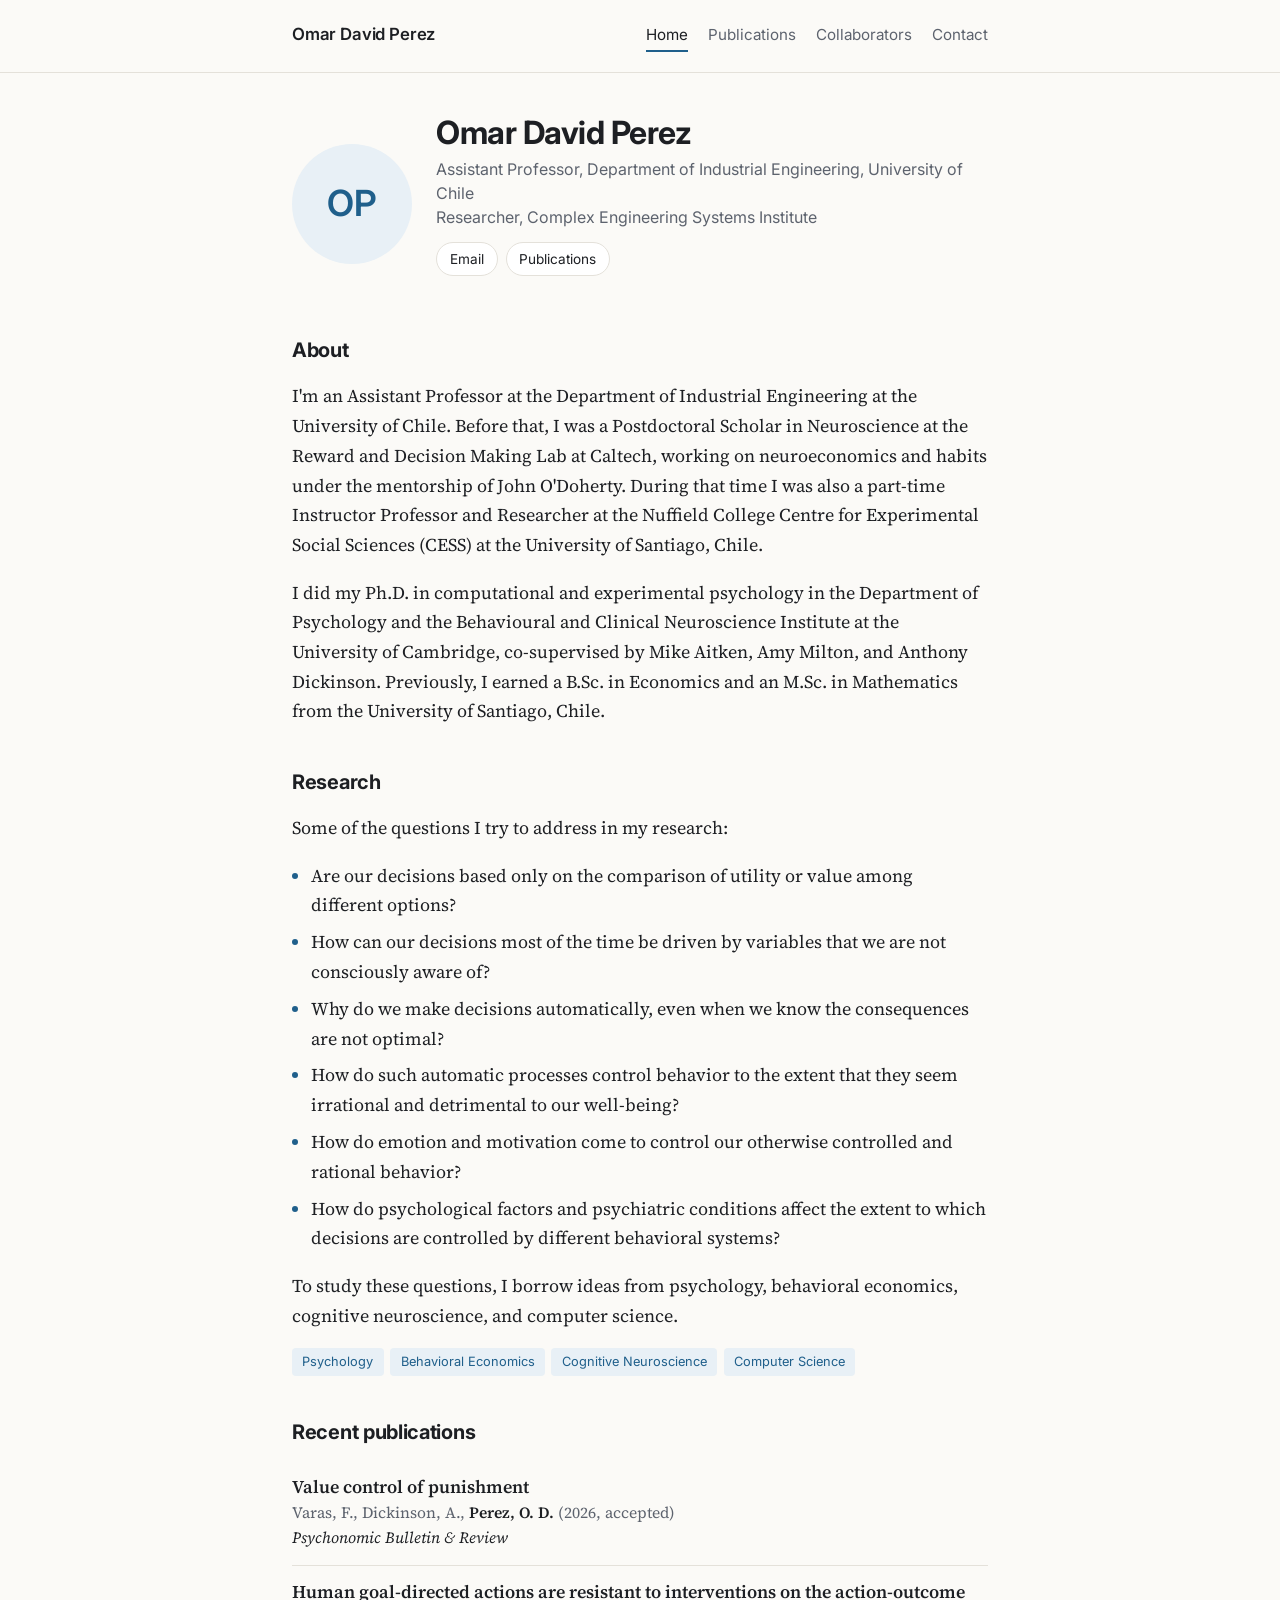
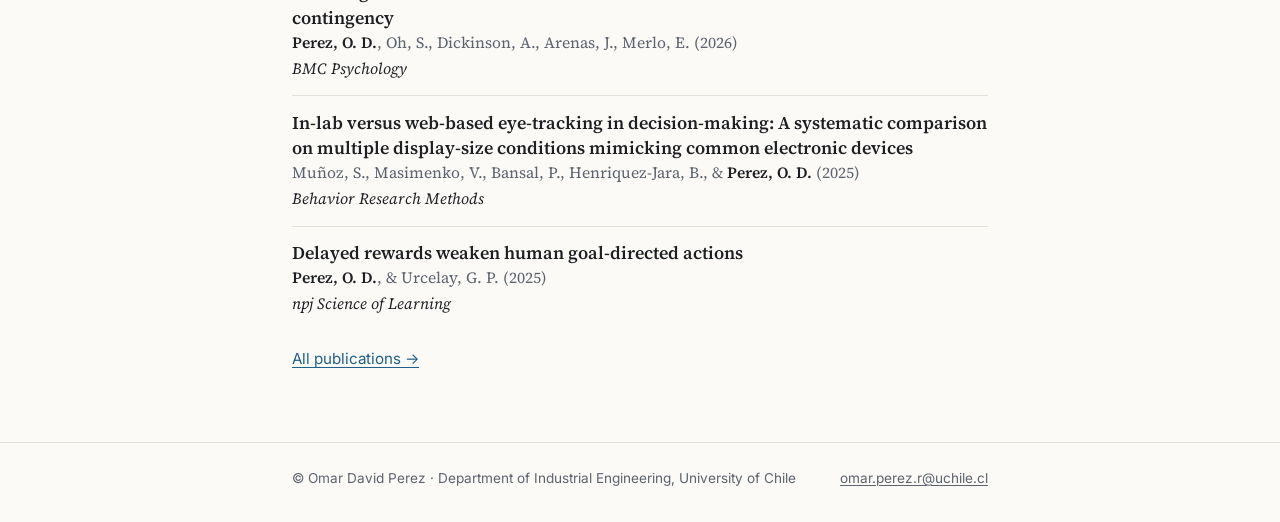
<file: index.html>
<!doctype html>
<html lang="en">
<head>
<meta charset="utf-8">
<meta name="viewport" content="width=device-width, initial-scale=1">
<title>Omar David Perez</title>
<meta name="description" content="Omar David Perez — Assistant Professor of Industrial Engineering, University of Chile. Research on goal-directed and habitual decision-making, learning and behavioral economics.">
<link rel="canonical" href="https://odperez.com/">
<meta property="og:type" content="website">
<meta property="og:title" content="Omar David Perez">
<meta property="og:description" content="Omar David Perez — Assistant Professor of Industrial Engineering, University of Chile. Research on goal-directed and habitual decision-making, learning and behavioral economics.">
<meta property="og:url" content="https://odperez.com/">
<meta name="color-scheme" content="light dark">
<link rel="icon" href="assets/favicon.svg" type="image/svg+xml">
<link rel="preconnect" href="https://fonts.googleapis.com">
<link rel="preconnect" href="https://fonts.gstatic.com" crossorigin>
<link href="https://fonts.googleapis.com/css2?family=Inter:wght@400;600&family=Source+Serif+4:ital,opsz,wght@0,8..60,400;0,8..60,600;1,8..60,400&display=swap" rel="stylesheet">
<link rel="stylesheet" href="assets/style.css">
<script type="application/ld+json">{"@context": "https://schema.org", "@type": "Person", "name": "Omar David Perez", "url": "https://odperez.com/", "jobTitle": "Assistant Professor", "email": "mailto:omar.perez.r@uchile.cl", "affiliation": [{"@type": "CollegeOrUniversity", "name": "University of Chile", "department": {"@type": "Organization", "name": "Department of Industrial Engineering"}}, {"@type": "ResearchOrganization", "name": "Complex Engineering Systems Institute"}], "alumniOf": [{"@type": "CollegeOrUniversity", "name": "University of Cambridge"}, {"@type": "CollegeOrUniversity", "name": "University of Santiago, Chile"}], "knowsAbout": ["Decision making", "Habits", "Goal-directed behavior", "Neuroeconomics", "Behavioral economics", "Associative learning", "Computational psychology"]}</script>
</head>
<body>
<a class="skip" href="#main">Skip to content</a>
<header class="site-header">
  <div class="wrap">
    <a class="brand" href="index.html">Omar David Perez</a>
    <nav class="site-nav" aria-label="Main">
      <a href="index.html" aria-current="page">Home</a>
      <a href="publications.html">Publications</a>
      <a href="collaborators.html">Collaborators</a>
      <a href="contact.html">Contact</a>
    </nav>
  </div>
</header>
<main id="main">
  <div class="wrap">
    <section class="intro">
      <div class="avatar" role="img" aria-label="Omar David Perez">OP</div>
      <div>
        <h1>Omar David Perez</h1>
        <p class="role">Assistant Professor, Department of Industrial Engineering, University of Chile<br>
        Researcher, Complex Engineering Systems Institute</p>
        <ul class="links">
          <li><a href="mailto:omar.perez.r@uchile.cl">Email</a></li>
          <li><a href="publications.html">Publications</a></li>
        </ul>
      </div>
    </section>

    <h2>About</h2>
    <p>I'm an Assistant Professor at the Department of Industrial Engineering at the University of Chile. Before that, I was a Postdoctoral Scholar in Neuroscience at the Reward and Decision Making Lab at Caltech, working on neuroeconomics and habits under the mentorship of John O'Doherty. During that time I was also a part-time Instructor Professor and Researcher at the Nuffield College Centre for Experimental Social Sciences (CESS) at the University of Santiago, Chile.</p>
    <p>I did my Ph.D. in computational and experimental psychology in the Department of Psychology and the Behavioural and Clinical Neuroscience Institute at the University of Cambridge, co-supervised by Mike Aitken, Amy Milton, and Anthony Dickinson. Previously, I earned a B.Sc. in Economics and an M.Sc. in Mathematics from the University of Santiago, Chile.</p>

    <h2>Research</h2>
    <p>Some of the questions I try to address in my research:</p>
    <ul class="questions">
      <li>Are our decisions based only on the comparison of utility or value among different options?</li>
      <li>How can our decisions most of the time be driven by variables that we are not consciously aware of?</li>
      <li>Why do we make decisions automatically, even when we know the consequences are not optimal?</li>
      <li>How do such automatic processes control behavior to the extent that they seem irrational and detrimental to our well-being?</li>
      <li>How do emotion and motivation come to control our otherwise controlled and rational behavior?</li>
      <li>How do psychological factors and psychiatric conditions affect the extent to which decisions are controlled by different behavioral systems?</li>
    </ul>
    <p>To study these questions, I borrow ideas from psychology, behavioral economics, cognitive neuroscience, and computer science.</p>
    <ul class="tags" aria-label="Fields">
      <li>Psychology</li><li>Behavioral Economics</li><li>Cognitive Neuroscience</li><li>Computer Science</li>
    </ul>

    <h2>Recent publications</h2>
    <ul class="pubs">
        <li>
          <span class="pub-title">Value control of punishment</span>
          <span class="pub-authors">Varas, F., Dickinson, A., <strong>Perez, O. D.</strong> (2026, accepted)</span>
          <span class="pub-venue"><em>Psychonomic Bulletin &amp; Review</em></span>
        </li>
        <li>
          <span class="pub-title">Human goal-directed actions are resistant to interventions on the action-outcome contingency</span>
          <span class="pub-authors"><strong>Perez, O. D.</strong>, Oh, S., Dickinson, A., Arenas, J., Merlo, E. (2026)</span>
          <span class="pub-venue"><em>BMC Psychology</em></span>
        </li>
        <li>
          <span class="pub-title">In-lab versus web-based eye-tracking in decision-making: A systematic comparison on multiple display-size conditions mimicking common electronic devices</span>
          <span class="pub-authors">Muñoz, S., Masimenko, V., Bansal, P., Henriquez-Jara, B., &amp; <strong>Perez, O. D.</strong> (2025)</span>
          <span class="pub-venue"><em>Behavior Research Methods</em></span>
        </li>
        <li>
          <span class="pub-title">Delayed rewards weaken human goal-directed actions</span>
          <span class="pub-authors"><strong>Perez, O. D.</strong>, &amp; Urcelay, G. P. (2025)</span>
          <span class="pub-venue"><em>npj Science of Learning</em></span>
        </li>
    </ul>
    <p class="more"><a href="publications.html">All publications →</a></p>
  </div>
</main>
<footer class="site-footer">
  <div class="wrap">
    <span>© Omar David Perez · Department of Industrial Engineering, University of Chile</span>
    <a href="mailto:omar.perez.r@uchile.cl">omar.perez.r@uchile.cl</a>
  </div>
</footer>
</body>
</html>
</file>
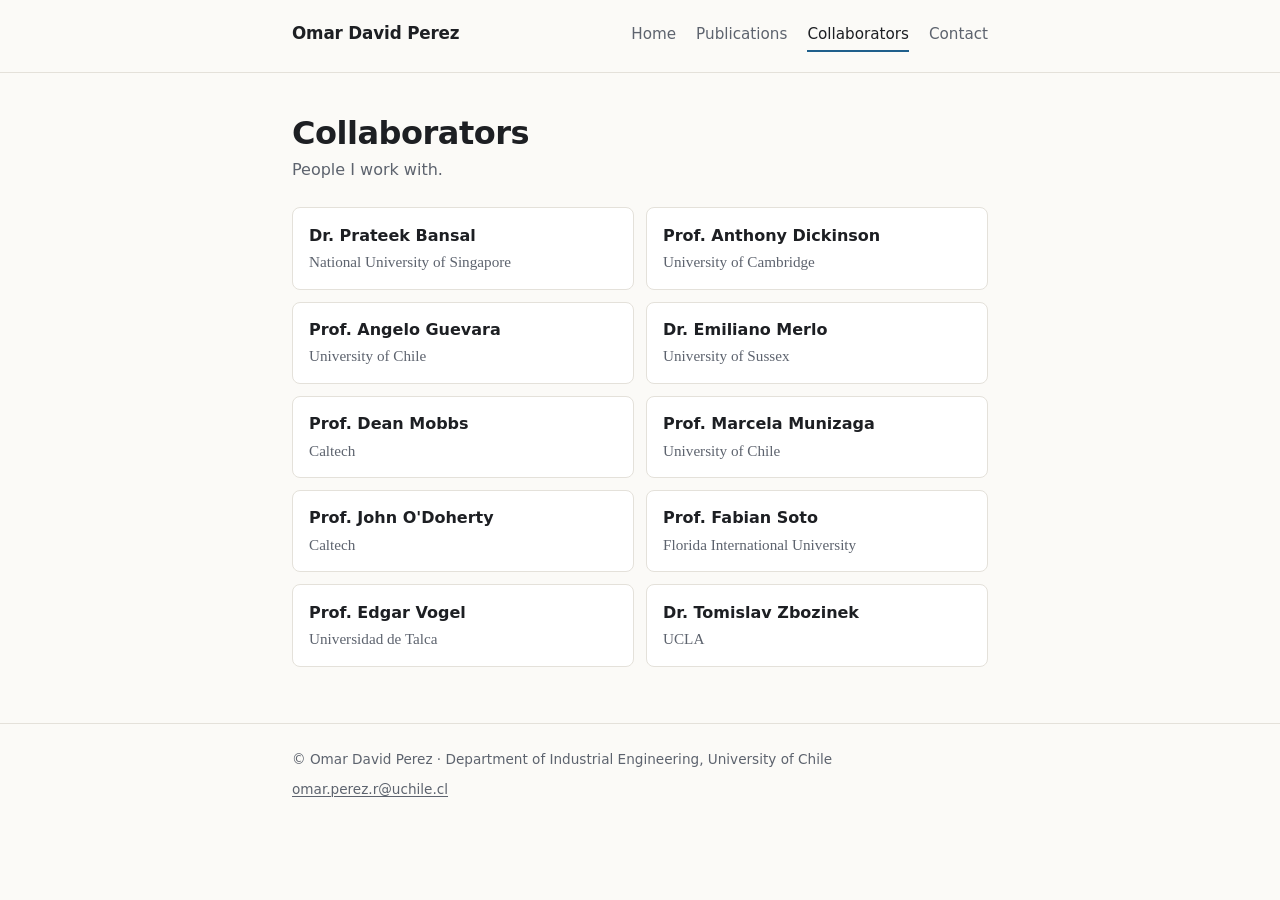
<file: collaborators/index.html>
<!doctype html>
<meta charset="utf-8">
<title>Redirecting…</title>
<link rel="canonical" href="https://odperez.com/collaborators.html">
<meta http-equiv="refresh" content="0; url=/collaborators.html">
<a href="/collaborators.html">Continue →</a>
</file>
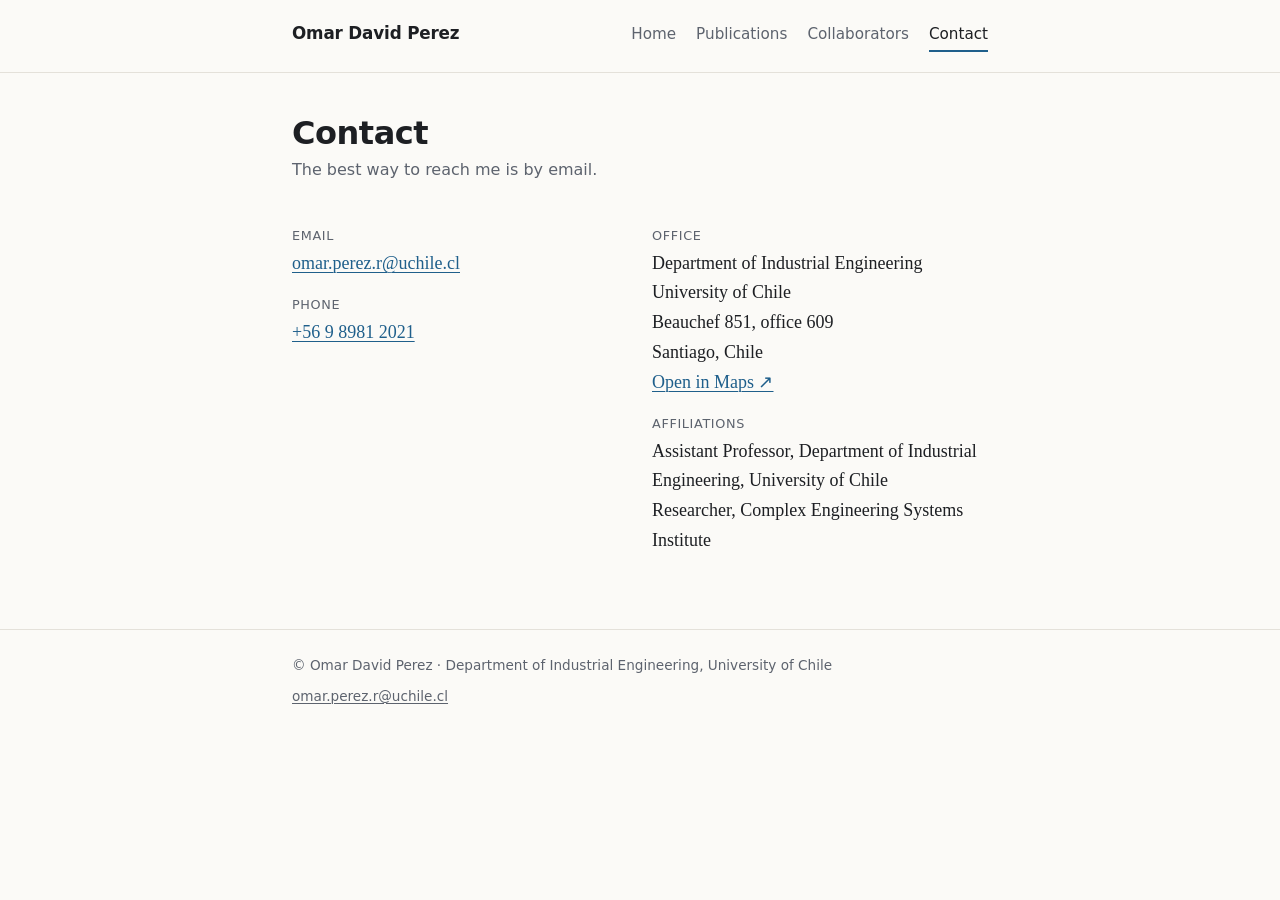
<file: contact/index.html>
<!doctype html>
<meta charset="utf-8">
<title>Redirecting…</title>
<link rel="canonical" href="https://odperez.com/contact.html">
<meta http-equiv="refresh" content="0; url=/contact.html">
<a href="/contact.html">Continue →</a>
</file>
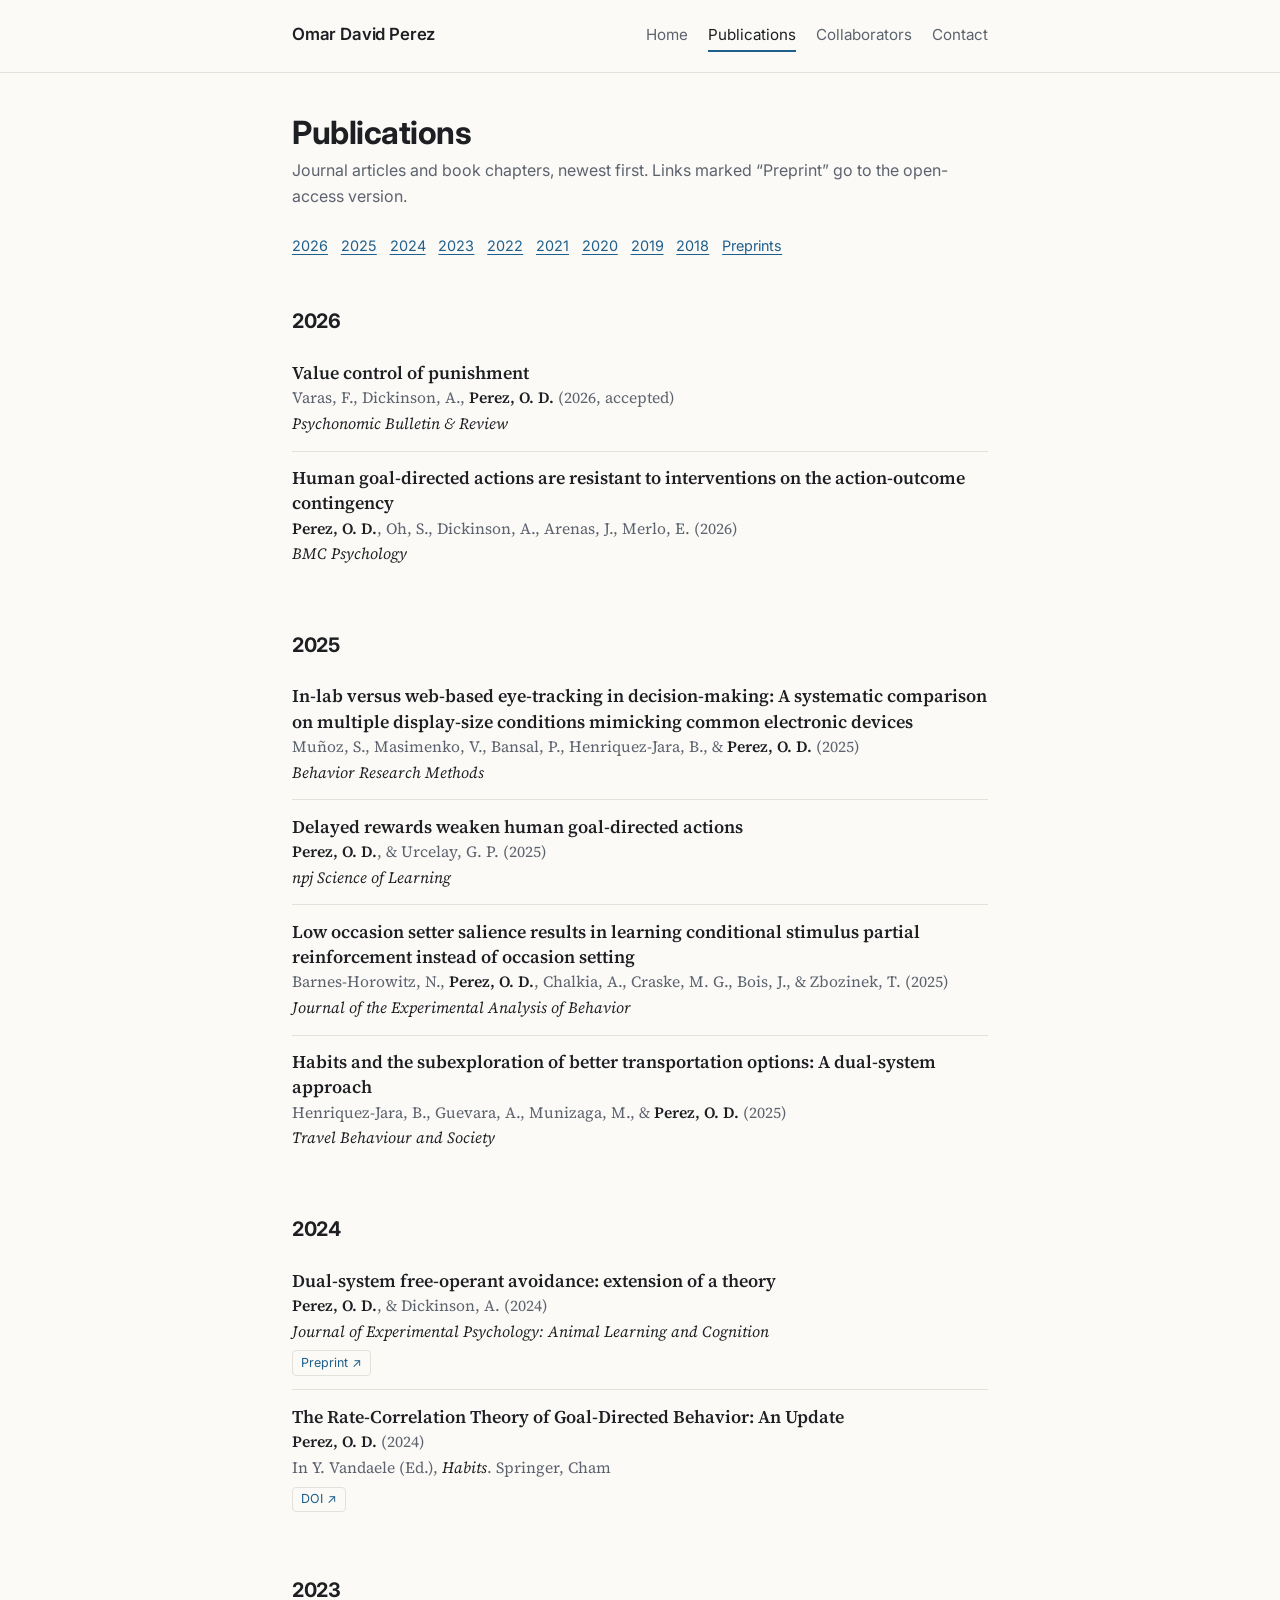
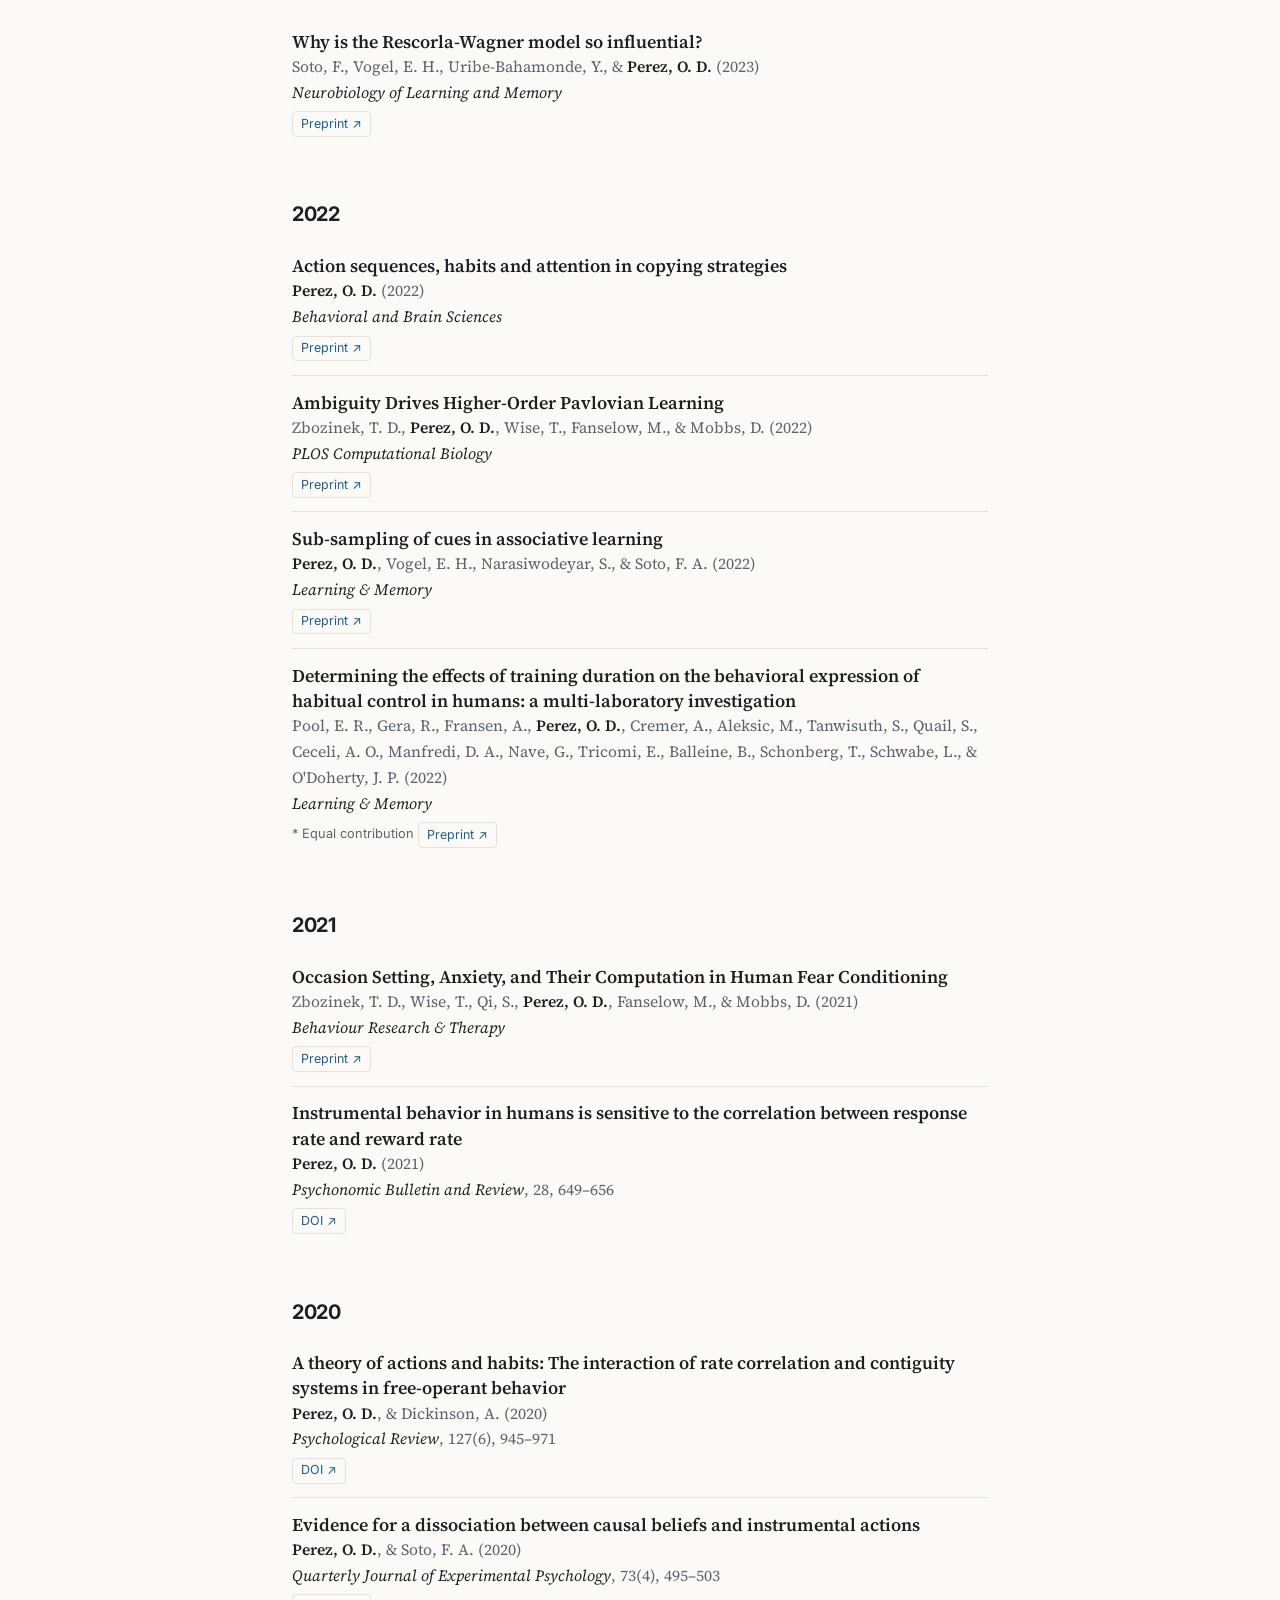
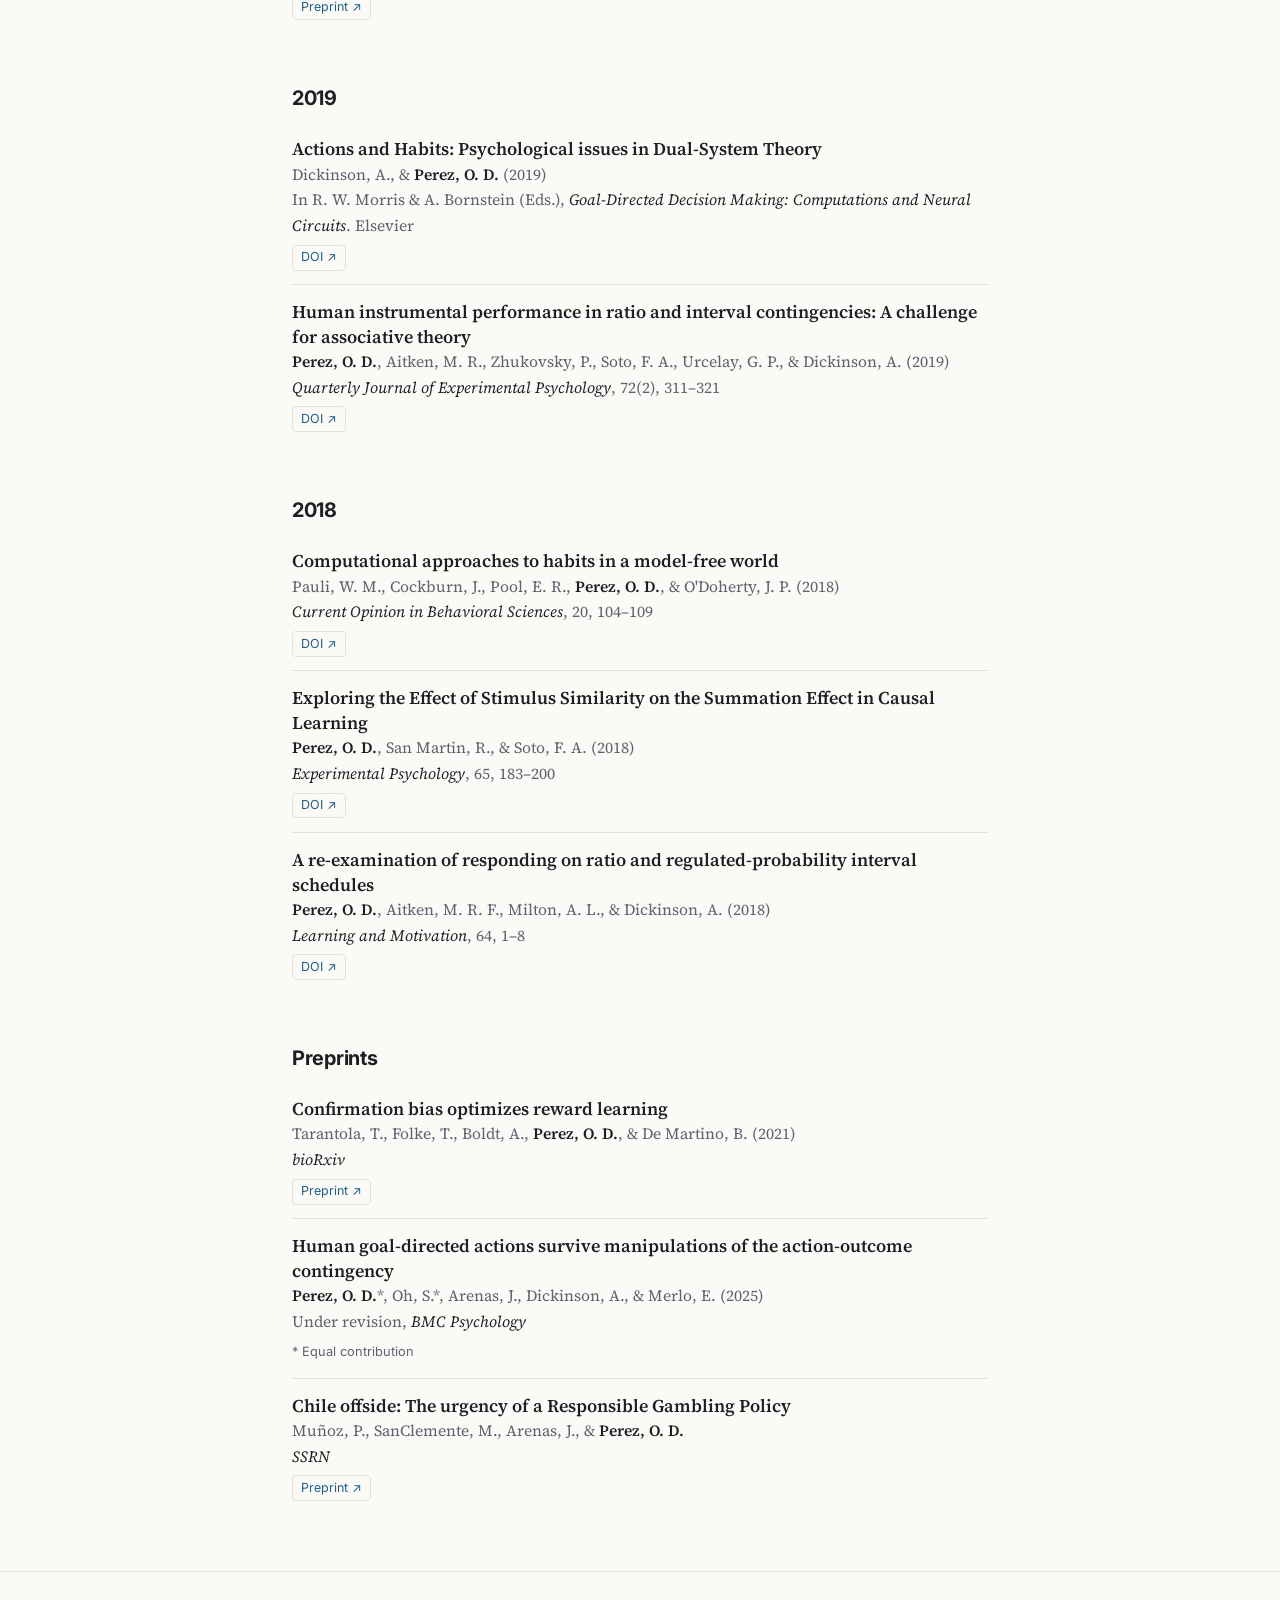
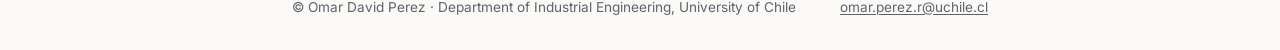
<file: publications/index.html>
<!doctype html>
<meta charset="utf-8">
<title>Redirecting…</title>
<link rel="canonical" href="https://odperez.com/publications.html">
<meta http-equiv="refresh" content="0; url=/publications.html">
<a href="/publications.html">Continue →</a>
</file>
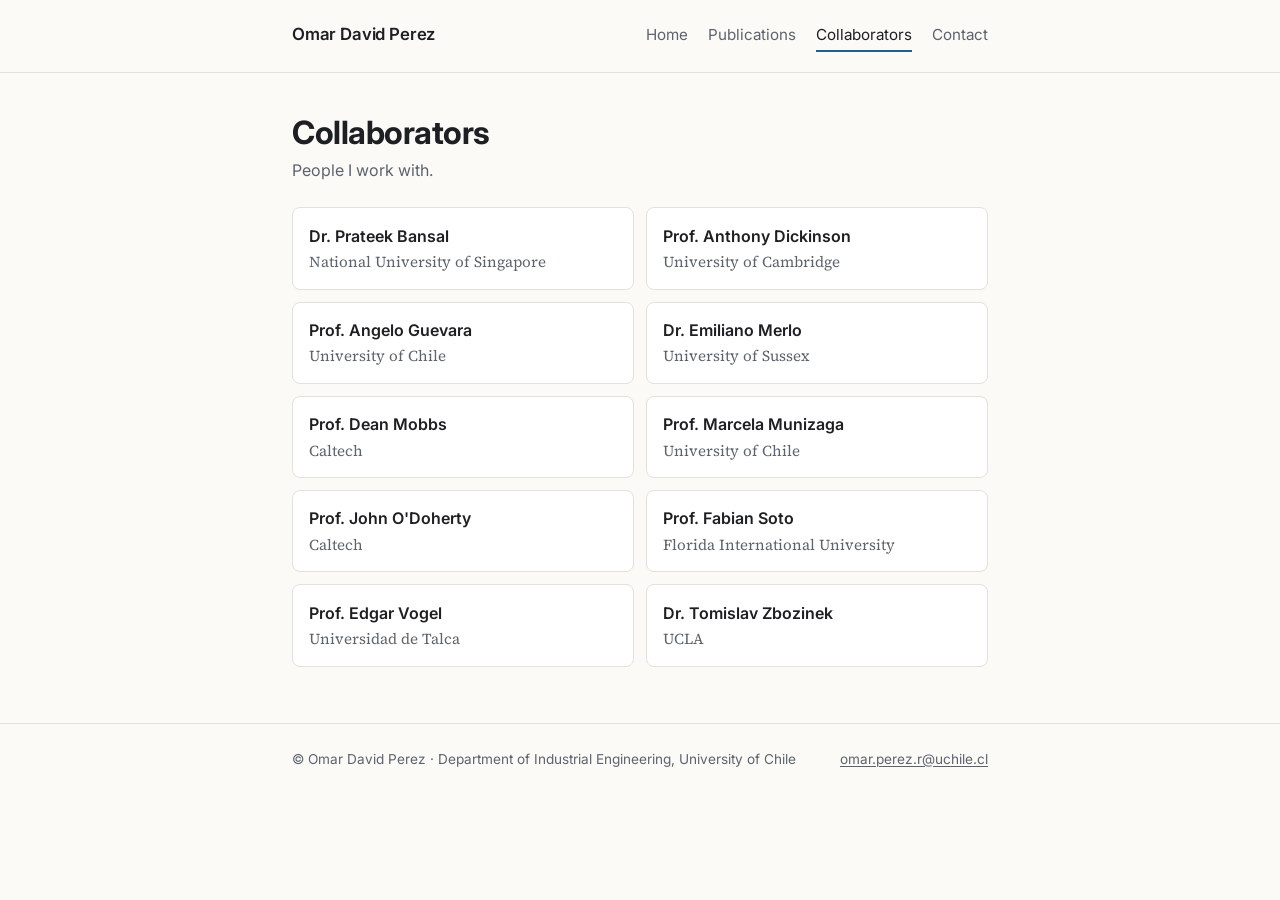
<file: collaborators.html>
<!doctype html>
<html lang="en">
<head>
<meta charset="utf-8">
<meta name="viewport" content="width=device-width, initial-scale=1">
<title>Collaborators · Omar David Perez</title>
<meta name="description" content="Omar David Perez — Assistant Professor of Industrial Engineering, University of Chile. Research on goal-directed and habitual decision-making, learning and behavioral economics.">
<link rel="canonical" href="https://odperez.com/collaborators.html">
<meta property="og:type" content="website">
<meta property="og:title" content="Collaborators · Omar David Perez">
<meta property="og:description" content="Omar David Perez — Assistant Professor of Industrial Engineering, University of Chile. Research on goal-directed and habitual decision-making, learning and behavioral economics.">
<meta property="og:url" content="https://odperez.com/collaborators.html">
<meta name="color-scheme" content="light dark">
<link rel="icon" href="assets/favicon.svg" type="image/svg+xml">
<link rel="preconnect" href="https://fonts.googleapis.com">
<link rel="preconnect" href="https://fonts.gstatic.com" crossorigin>
<link href="https://fonts.googleapis.com/css2?family=Inter:wght@400;600&family=Source+Serif+4:ital,opsz,wght@0,8..60,400;0,8..60,600;1,8..60,400&display=swap" rel="stylesheet">
<link rel="stylesheet" href="assets/style.css">
</head>
<body>
<a class="skip" href="#main">Skip to content</a>
<header class="site-header">
  <div class="wrap">
    <a class="brand" href="index.html">Omar David Perez</a>
    <nav class="site-nav" aria-label="Main">
      <a href="index.html">Home</a>
      <a href="publications.html">Publications</a>
      <a href="collaborators.html" aria-current="page">Collaborators</a>
      <a href="contact.html">Contact</a>
    </nav>
  </div>
</header>
<main id="main">
  <div class="wrap">
    <h1>Collaborators</h1>
    <p class="lede">People I work with.</p>
    <ul class="people">
      <li><a href="https://www.prateekbansal.org/"><span class="name">Dr. Prateek Bansal</span><span class="inst">National University of Singapore</span></a></li>
      <li><a href="http://www.neuroscience.cam.ac.uk/directory/profile.php?ad15"><span class="name">Prof. Anthony Dickinson</span><span class="inst">University of Cambridge</span></a></li>
      <li><a href="https://scholar.google.com/citations?user=3vUZQDkAAAAJ"><span class="name">Prof. Angelo Guevara</span><span class="inst">University of Chile</span></a></li>
      <li><a href="https://www.sussex.ac.uk/research/centres/sussex-neuroscience/phd/4yearphd/supervisors/cellular-projects/emiliano-merlo-project"><span class="name">Dr. Emiliano Merlo</span><span class="inst">University of Sussex</span></a></li>
      <li><a href="https://www.deanmobbslab.com/"><span class="name">Prof. Dean Mobbs</span><span class="inst">Caltech</span></a></li>
      <li><a href="https://ingenieria.uchile.cl/english/faculty/authorities/marcela-munizaga-munoz"><span class="name">Prof. Marcela Munizaga</span><span class="inst">University of Chile</span></a></li>
      <li><a href="https://www.hss.caltech.edu/people/john-p-odoherty"><span class="name">Prof. John O&#x27;Doherty</span><span class="inst">Caltech</span></a></li>
      <li><a href="https://case.fiu.edu/about/directory/profiles/soto-caro-fabian.html"><span class="name">Prof. Fabian Soto</span><span class="inst">Florida International University</span></a></li>
      <li><a href="https://scholar.google.com/citations?user=yJFCOUsAAAAJ"><span class="name">Prof. Edgar Vogel</span><span class="inst">Universidad de Talca</span></a></li>
      <li><a href="https://scholar.google.com/citations?user=xjO9HesAAAAJ"><span class="name">Dr. Tomislav Zbozinek</span><span class="inst">UCLA</span></a></li>
    </ul>
  </div>
</main>
<footer class="site-footer">
  <div class="wrap">
    <span>© Omar David Perez · Department of Industrial Engineering, University of Chile</span>
    <a href="mailto:omar.perez.r@uchile.cl">omar.perez.r@uchile.cl</a>
  </div>
</footer>
</body>
</html>
</file>
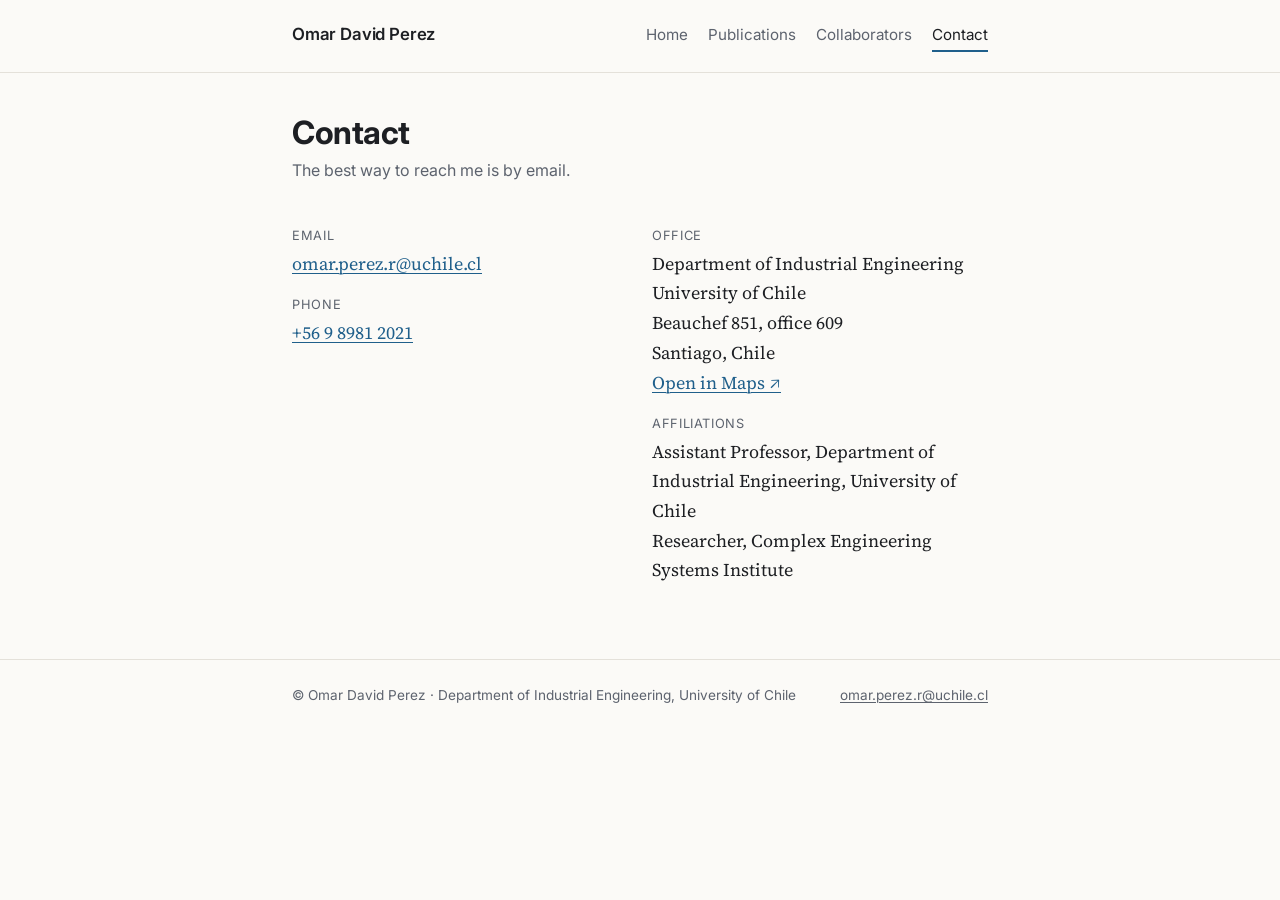
<file: contact.html>
<!doctype html>
<html lang="en">
<head>
<meta charset="utf-8">
<meta name="viewport" content="width=device-width, initial-scale=1">
<title>Contact · Omar David Perez</title>
<meta name="description" content="Omar David Perez — Assistant Professor of Industrial Engineering, University of Chile. Research on goal-directed and habitual decision-making, learning and behavioral economics.">
<link rel="canonical" href="https://odperez.com/contact.html">
<meta property="og:type" content="website">
<meta property="og:title" content="Contact · Omar David Perez">
<meta property="og:description" content="Omar David Perez — Assistant Professor of Industrial Engineering, University of Chile. Research on goal-directed and habitual decision-making, learning and behavioral economics.">
<meta property="og:url" content="https://odperez.com/contact.html">
<meta name="color-scheme" content="light dark">
<link rel="icon" href="assets/favicon.svg" type="image/svg+xml">
<link rel="preconnect" href="https://fonts.googleapis.com">
<link rel="preconnect" href="https://fonts.gstatic.com" crossorigin>
<link href="https://fonts.googleapis.com/css2?family=Inter:wght@400;600&family=Source+Serif+4:ital,opsz,wght@0,8..60,400;0,8..60,600;1,8..60,400&display=swap" rel="stylesheet">
<link rel="stylesheet" href="assets/style.css">
</head>
<body>
<a class="skip" href="#main">Skip to content</a>
<header class="site-header">
  <div class="wrap">
    <a class="brand" href="index.html">Omar David Perez</a>
    <nav class="site-nav" aria-label="Main">
      <a href="index.html">Home</a>
      <a href="publications.html">Publications</a>
      <a href="collaborators.html">Collaborators</a>
      <a href="contact.html" aria-current="page">Contact</a>
    </nav>
  </div>
</header>
<main id="main">
  <div class="wrap">
    <h1>Contact</h1>
    <p class="lede">The best way to reach me is by email.</p>
    <div class="contact">
      <dl>
        <dt>Email</dt>
        <dd><a href="mailto:omar.perez.r@uchile.cl">omar.perez.r@uchile.cl</a></dd>
        <dt>Phone</dt>
        <dd><a href="tel:+56989812021">+56 9 8981 2021</a></dd>
      </dl>
      <dl>
        <dt>Office</dt>
        <dd>
          <address>
            Department of Industrial Engineering<br>
            University of Chile<br>
            Beauchef 851, office 609<br>
            Santiago, Chile
          </address>
          <a href="https://www.google.com/maps/search/?api=1&amp;query=Beauchef+851+Santiago+Chile">Open in Maps ↗</a>
        </dd>
        <dt>Affiliations</dt>
        <dd>Assistant Professor, Department of Industrial Engineering, University of Chile<br>
        Researcher, Complex Engineering Systems Institute</dd>
      </dl>
    </div>
  </div>
</main>
<footer class="site-footer">
  <div class="wrap">
    <span>© Omar David Perez · Department of Industrial Engineering, University of Chile</span>
    <a href="mailto:omar.perez.r@uchile.cl">omar.perez.r@uchile.cl</a>
  </div>
</footer>
</body>
</html>
</file>
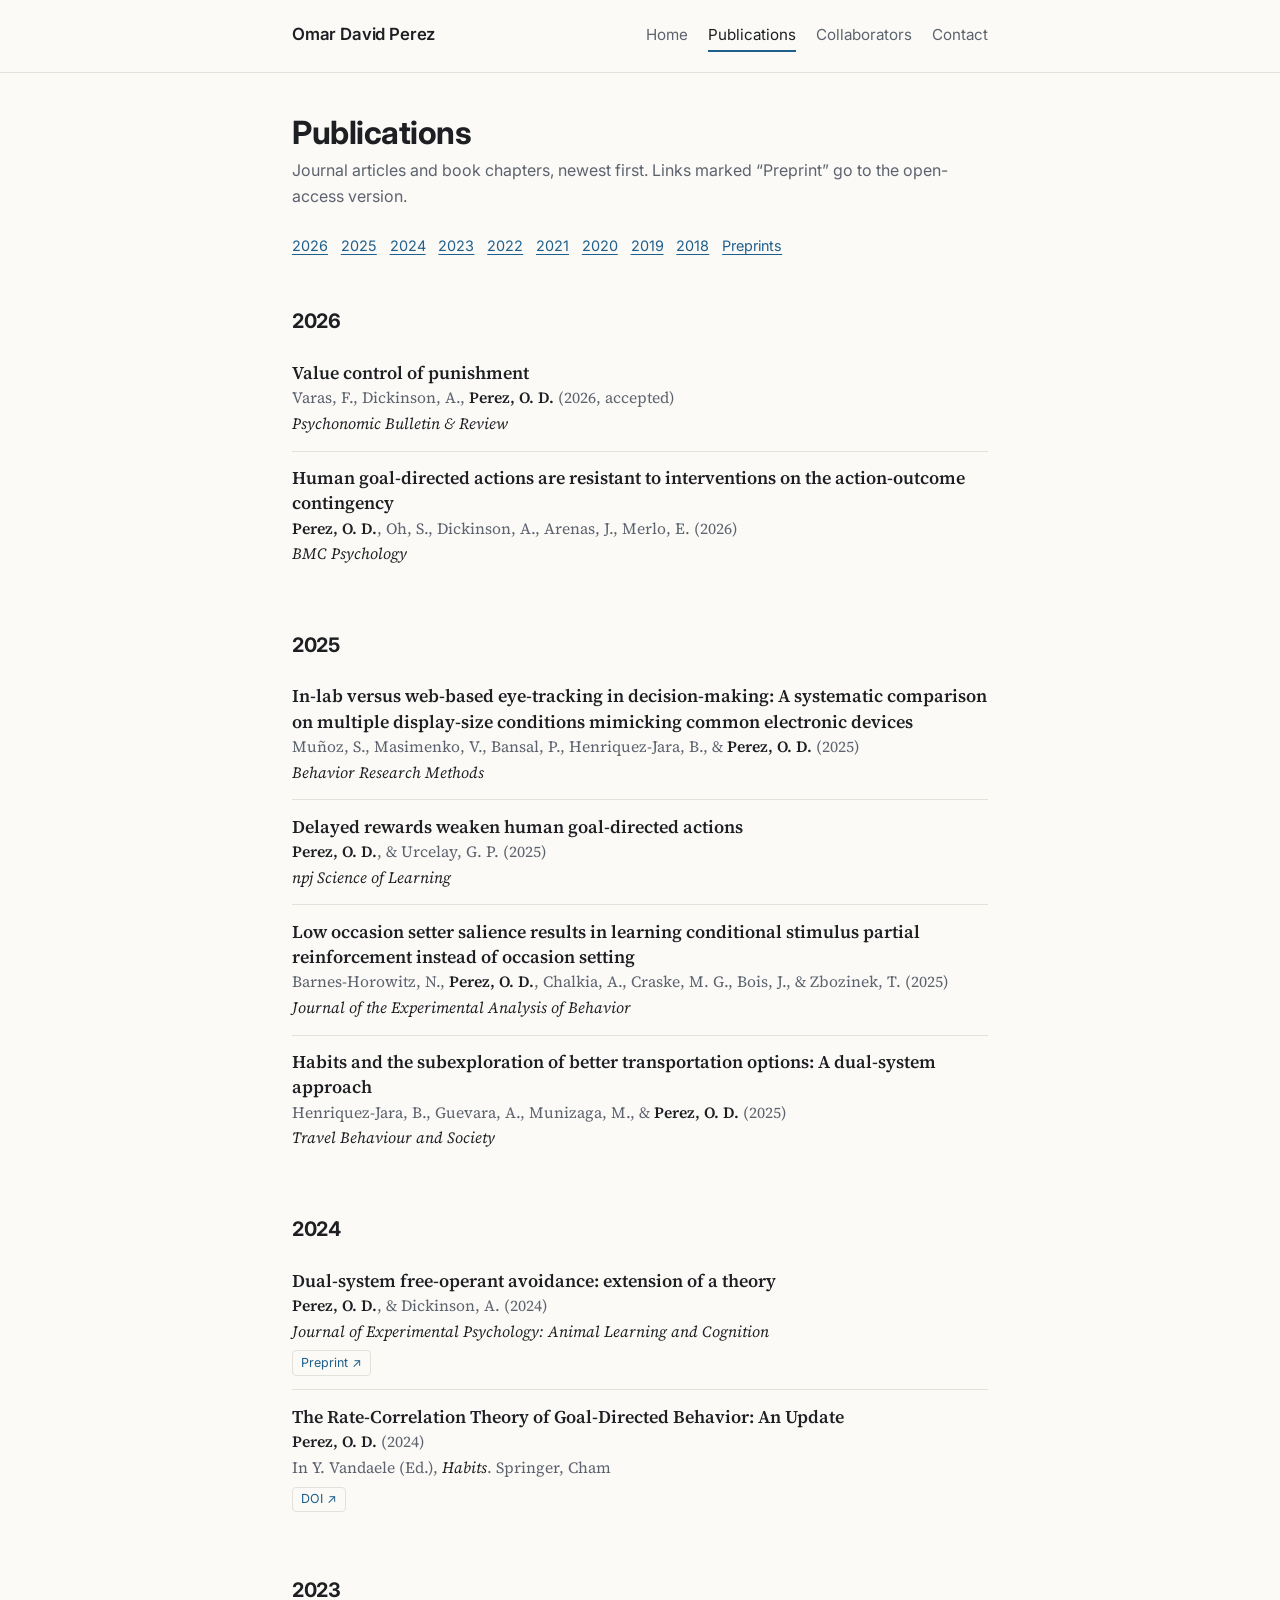
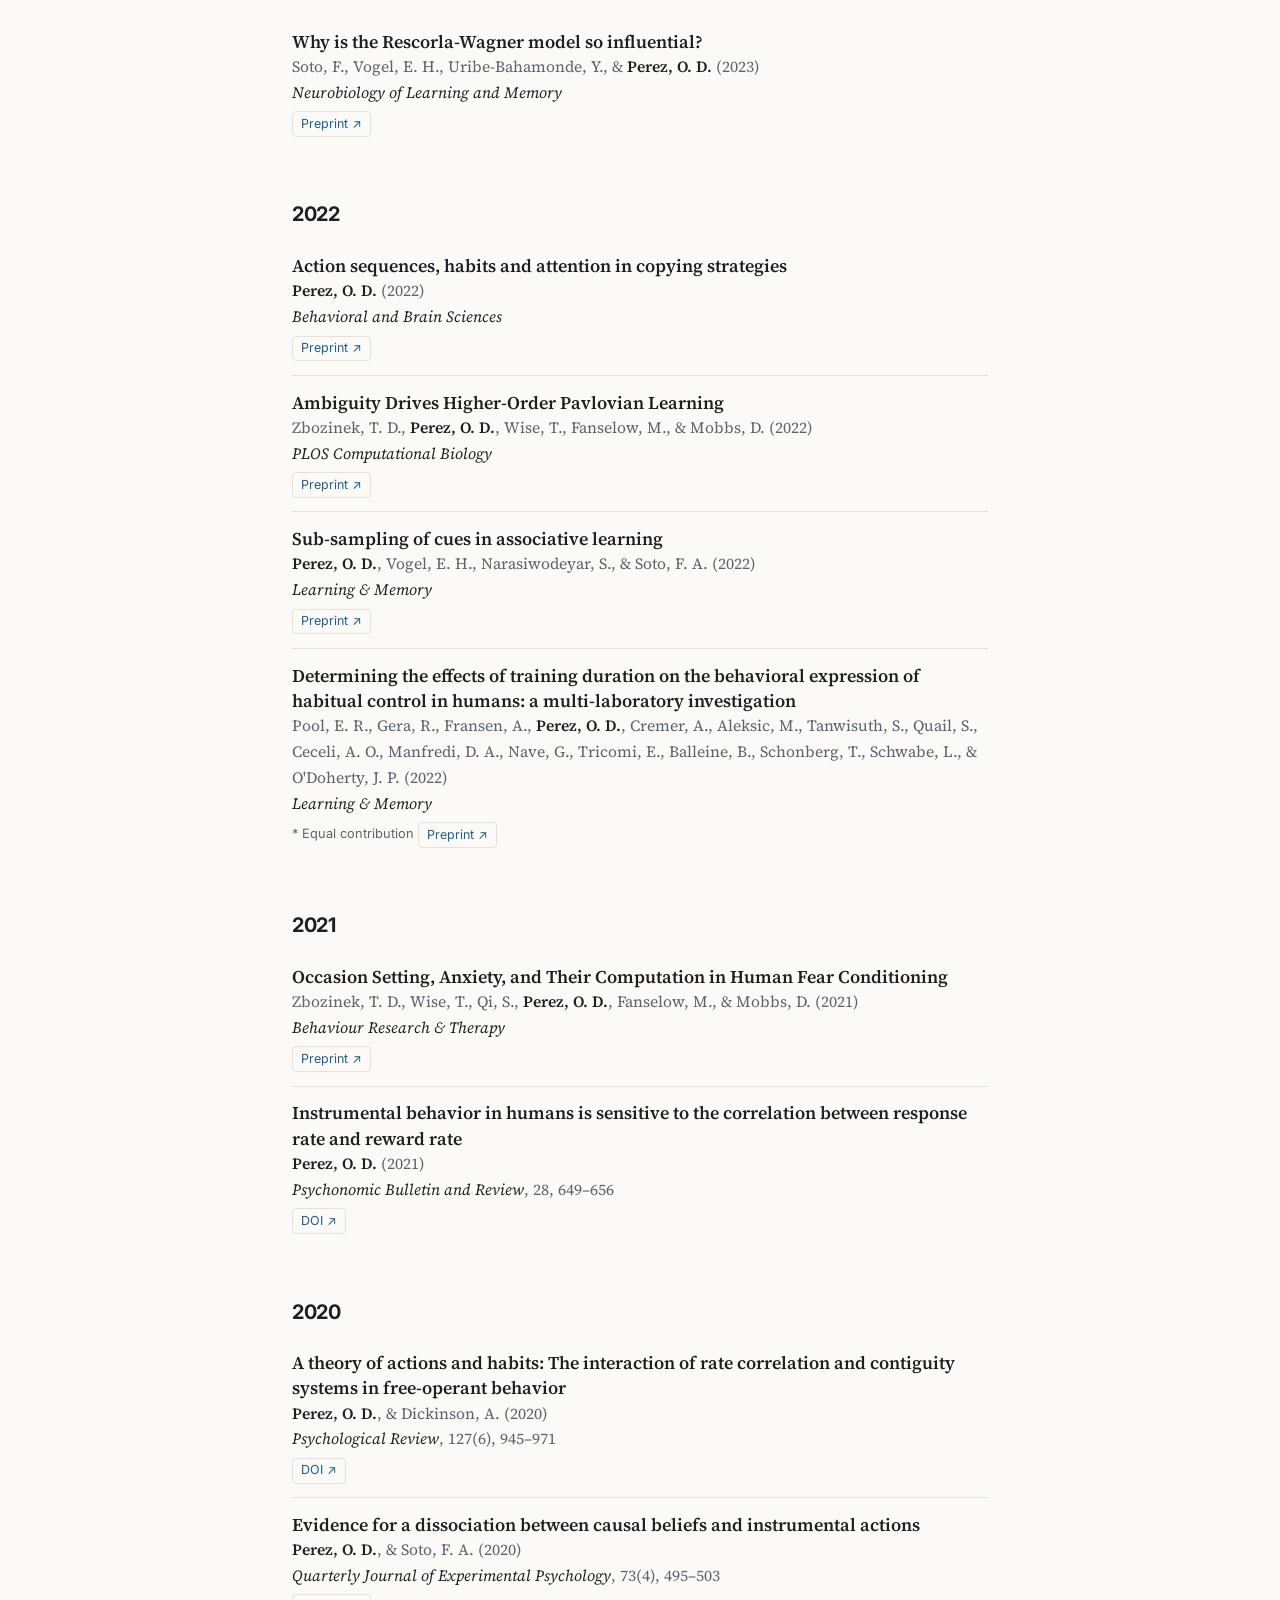
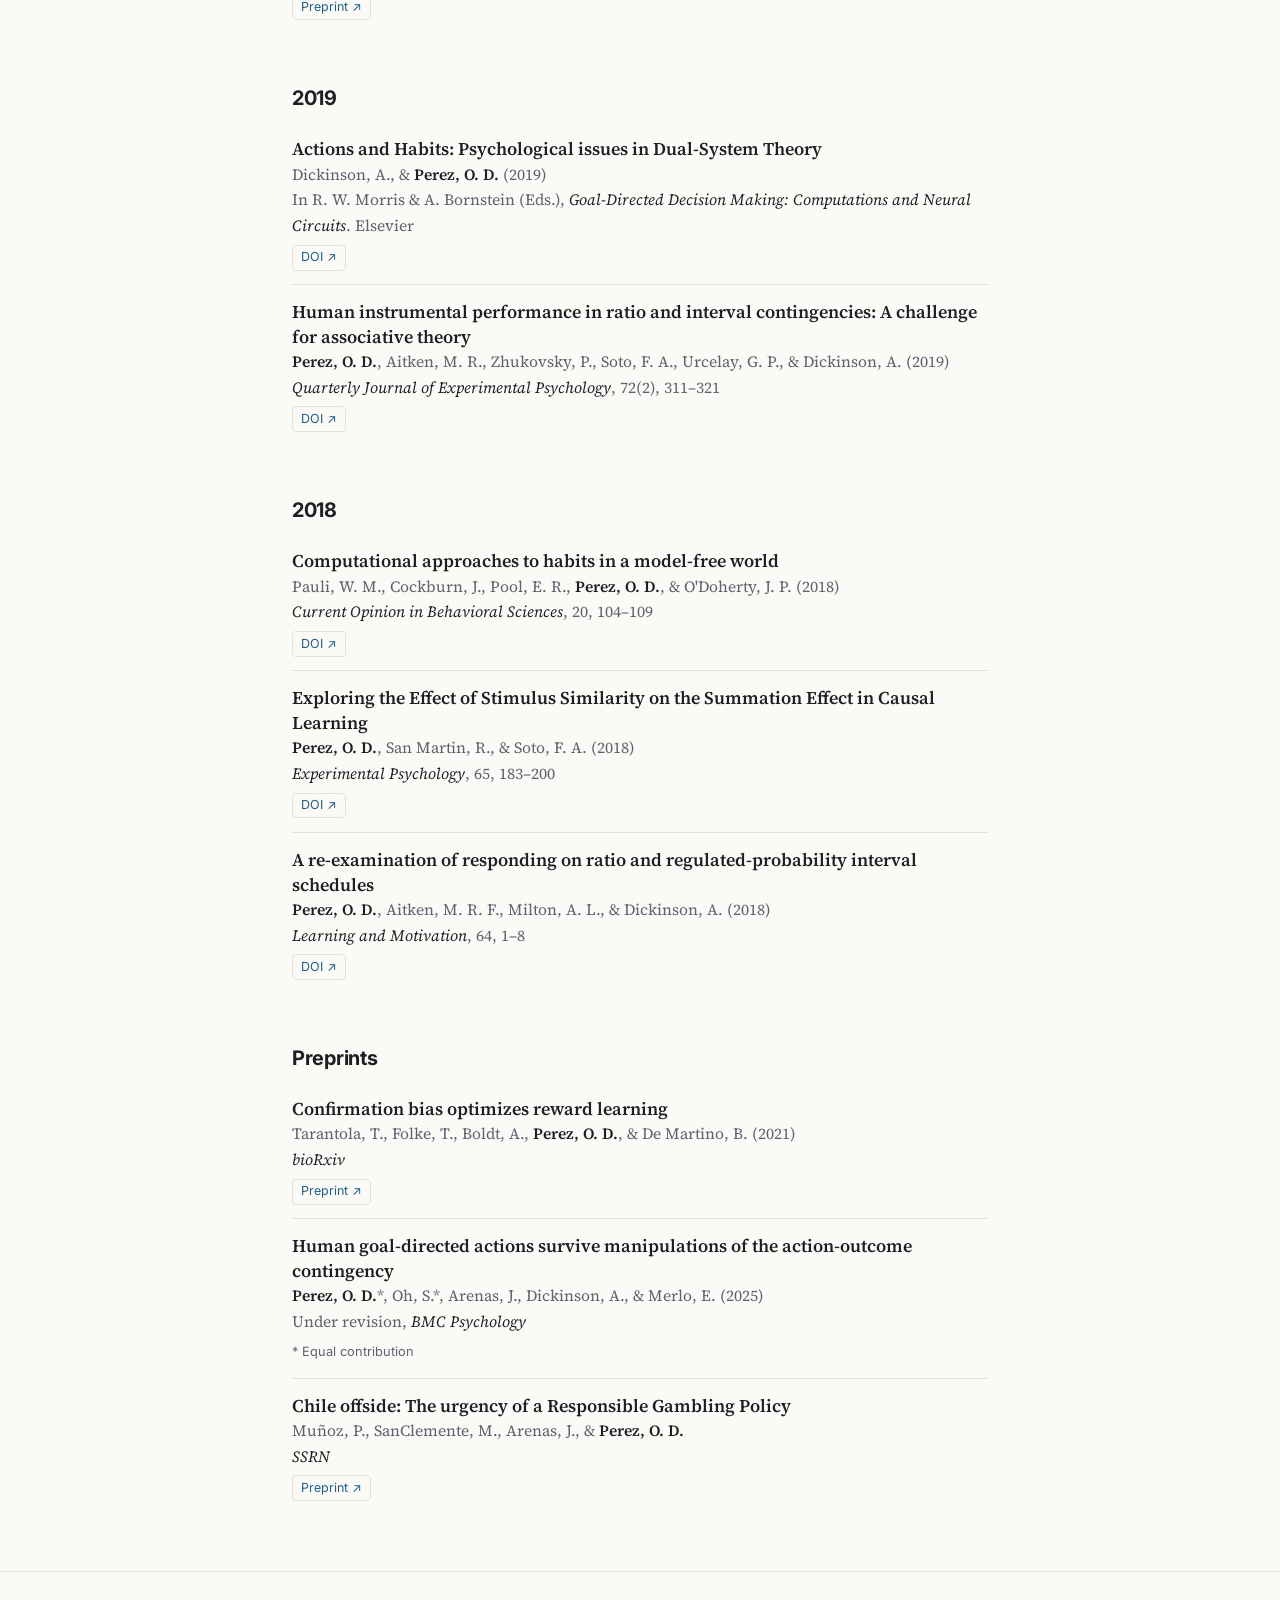
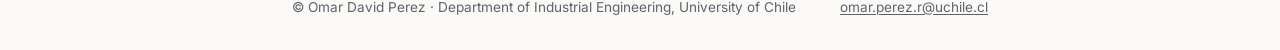
<file: publications.html>
<!doctype html>
<html lang="en">
<head>
<meta charset="utf-8">
<meta name="viewport" content="width=device-width, initial-scale=1">
<title>Publications · Omar David Perez</title>
<meta name="description" content="Omar David Perez — Assistant Professor of Industrial Engineering, University of Chile. Research on goal-directed and habitual decision-making, learning and behavioral economics.">
<link rel="canonical" href="https://odperez.com/publications.html">
<meta property="og:type" content="website">
<meta property="og:title" content="Publications · Omar David Perez">
<meta property="og:description" content="Omar David Perez — Assistant Professor of Industrial Engineering, University of Chile. Research on goal-directed and habitual decision-making, learning and behavioral economics.">
<meta property="og:url" content="https://odperez.com/publications.html">
<meta name="color-scheme" content="light dark">
<link rel="icon" href="assets/favicon.svg" type="image/svg+xml">
<link rel="preconnect" href="https://fonts.googleapis.com">
<link rel="preconnect" href="https://fonts.gstatic.com" crossorigin>
<link href="https://fonts.googleapis.com/css2?family=Inter:wght@400;600&family=Source+Serif+4:ital,opsz,wght@0,8..60,400;0,8..60,600;1,8..60,400&display=swap" rel="stylesheet">
<link rel="stylesheet" href="assets/style.css">
</head>
<body>
<a class="skip" href="#main">Skip to content</a>
<header class="site-header">
  <div class="wrap">
    <a class="brand" href="index.html">Omar David Perez</a>
    <nav class="site-nav" aria-label="Main">
      <a href="index.html">Home</a>
      <a href="publications.html" aria-current="page">Publications</a>
      <a href="collaborators.html">Collaborators</a>
      <a href="contact.html">Contact</a>
    </nav>
  </div>
</header>
<main id="main">
  <div class="wrap">
    <h1>Publications</h1>
    <p class="lede">Journal articles and book chapters, newest first. Links marked “Preprint” go to the open-access version.</p>
    <ul class="year-jump" aria-label="Jump to year"><li><a href="#y2026">2026</a></li> <li><a href="#y2025">2025</a></li> <li><a href="#y2024">2024</a></li> <li><a href="#y2023">2023</a></li> <li><a href="#y2022">2022</a></li> <li><a href="#y2021">2021</a></li> <li><a href="#y2020">2020</a></li> <li><a href="#y2019">2019</a></li> <li><a href="#y2018">2018</a></li> <li><a href="#preprints">Preprints</a></li></ul>
    <section aria-labelledby="y2026">
      <h2 class="year" id="y2026">2026</h2>
      <ul class="pubs">
        <li>
          <span class="pub-title">Value control of punishment</span>
          <span class="pub-authors">Varas, F., Dickinson, A., <strong>Perez, O. D.</strong> (2026, accepted)</span>
          <span class="pub-venue"><em>Psychonomic Bulletin &amp; Review</em></span>
        </li>
        <li>
          <span class="pub-title">Human goal-directed actions are resistant to interventions on the action-outcome contingency</span>
          <span class="pub-authors"><strong>Perez, O. D.</strong>, Oh, S., Dickinson, A., Arenas, J., Merlo, E. (2026)</span>
          <span class="pub-venue"><em>BMC Psychology</em></span>
        </li>
      </ul>
    </section>
    <section aria-labelledby="y2025">
      <h2 class="year" id="y2025">2025</h2>
      <ul class="pubs">
        <li>
          <span class="pub-title">In-lab versus web-based eye-tracking in decision-making: A systematic comparison on multiple display-size conditions mimicking common electronic devices</span>
          <span class="pub-authors">Muñoz, S., Masimenko, V., Bansal, P., Henriquez-Jara, B., &amp; <strong>Perez, O. D.</strong> (2025)</span>
          <span class="pub-venue"><em>Behavior Research Methods</em></span>
        </li>
        <li>
          <span class="pub-title">Delayed rewards weaken human goal-directed actions</span>
          <span class="pub-authors"><strong>Perez, O. D.</strong>, &amp; Urcelay, G. P. (2025)</span>
          <span class="pub-venue"><em>npj Science of Learning</em></span>
        </li>
        <li>
          <span class="pub-title">Low occasion setter salience results in learning conditional stimulus partial reinforcement instead of occasion setting</span>
          <span class="pub-authors">Barnes-Horowitz, N., <strong>Perez, O. D.</strong>, Chalkia, A., Craske, M. G., Bois, J., &amp; Zbozinek, T. (2025)</span>
          <span class="pub-venue"><em>Journal of the Experimental Analysis of Behavior</em></span>
        </li>
        <li>
          <span class="pub-title">Habits and the subexploration of better transportation options: A dual-system approach</span>
          <span class="pub-authors">Henriquez-Jara, B., Guevara, A., Munizaga, M., &amp; <strong>Perez, O. D.</strong> (2025)</span>
          <span class="pub-venue"><em>Travel Behaviour and Society</em></span>
        </li>
      </ul>
    </section>
    <section aria-labelledby="y2024">
      <h2 class="year" id="y2024">2024</h2>
      <ul class="pubs">
        <li>
          <span class="pub-title">Dual-system free-operant avoidance: extension of a theory</span>
          <span class="pub-authors"><strong>Perez, O. D.</strong>, &amp; Dickinson, A. (2024)</span>
          <span class="pub-venue"><em>Journal of Experimental Psychology: Animal Learning and Cognition</em></span>
          <a class="pub-link" href="https://doi.org/10.1101/2023.05.24.542134">Preprint ↗</a>
        </li>
        <li>
          <span class="pub-title">The Rate-Correlation Theory of Goal-Directed Behavior: An Update</span>
          <span class="pub-authors"><strong>Perez, O. D.</strong> (2024)</span>
          <span class="pub-venue">In Y. Vandaele (Ed.), <em>Habits</em>. Springer, Cham</span>
          <a class="pub-link" href="https://doi.org/10.1007/978-3-031-55889-4_4">DOI ↗</a>
        </li>
      </ul>
    </section>
    <section aria-labelledby="y2023">
      <h2 class="year" id="y2023">2023</h2>
      <ul class="pubs">
        <li>
          <span class="pub-title">Why is the Rescorla-Wagner model so influential?</span>
          <span class="pub-authors">Soto, F., Vogel, E. H., Uribe-Bahamonde, Y., &amp; <strong>Perez, O. D.</strong> (2023)</span>
          <span class="pub-venue"><em>Neurobiology of Learning and Memory</em></span>
          <a class="pub-link" href="https://doi.org/10.31234/osf.io/dpsm4">Preprint ↗</a>
        </li>
      </ul>
    </section>
    <section aria-labelledby="y2022">
      <h2 class="year" id="y2022">2022</h2>
      <ul class="pubs">
        <li>
          <span class="pub-title">Action sequences, habits and attention in copying strategies</span>
          <span class="pub-authors"><strong>Perez, O. D.</strong> (2022)</span>
          <span class="pub-venue"><em>Behavioral and Brain Sciences</em></span>
          <a class="pub-link" href="https://doi.org/10.17605/OSF.IO/6GMCV">Preprint ↗</a>
        </li>
        <li>
          <span class="pub-title">Ambiguity Drives Higher-Order Pavlovian Learning</span>
          <span class="pub-authors">Zbozinek, T. D., <strong>Perez, O. D.</strong>, Wise, T., Fanselow, M., &amp; Mobbs, D. (2022)</span>
          <span class="pub-venue"><em>PLOS Computational Biology</em></span>
          <a class="pub-link" href="https://doi.org/10.31234/osf.io/t2x8r">Preprint ↗</a>
        </li>
        <li>
          <span class="pub-title">Sub-sampling of cues in associative learning</span>
          <span class="pub-authors"><strong>Perez, O. D.</strong>, Vogel, E. H., Narasiwodeyar, S., &amp; Soto, F. A. (2022)</span>
          <span class="pub-venue"><em>Learning &amp; Memory</em></span>
          <a class="pub-link" href="https://doi.org/10.1101/713420">Preprint ↗</a>
        </li>
        <li>
          <span class="pub-title">Determining the effects of training duration on the behavioral expression of habitual control in humans: a multi-laboratory investigation</span>
          <span class="pub-authors">Pool, E. R., Gera, R., Fransen, A., <strong>Perez, O. D.</strong>, Cremer, A., Aleksic, M., Tanwisuth, S., Quail, S., Ceceli, A. O., Manfredi, D. A., Nave, G., Tricomi, E., Balleine, B., Schonberg, T., Schwabe, L., &amp; O'Doherty, J. P. (2022)</span>
          <span class="pub-venue"><em>Learning &amp; Memory</em></span>
          <span class="pub-note">* Equal contribution</span>
          <a class="pub-link" href="https://doi.org/10.31234/osf.io/z756h">Preprint ↗</a>
        </li>
      </ul>
    </section>
    <section aria-labelledby="y2021">
      <h2 class="year" id="y2021">2021</h2>
      <ul class="pubs">
        <li>
          <span class="pub-title">Occasion Setting, Anxiety, and Their Computation in Human Fear Conditioning</span>
          <span class="pub-authors">Zbozinek, T. D., Wise, T., Qi, S., <strong>Perez, O. D.</strong>, Fanselow, M., &amp; Mobbs, D. (2021)</span>
          <span class="pub-venue"><em>Behaviour Research &amp; Therapy</em></span>
          <a class="pub-link" href="https://doi.org/10.31234/osf.io/7xse6">Preprint ↗</a>
        </li>
        <li>
          <span class="pub-title">Instrumental behavior in humans is sensitive to the correlation between response rate and reward rate</span>
          <span class="pub-authors"><strong>Perez, O. D.</strong> (2021)</span>
          <span class="pub-venue"><em>Psychonomic Bulletin and Review</em>, 28, 649–656</span>
          <a class="pub-link" href="https://doi.org/10.3758/s13423-020-01830-8">DOI ↗</a>
        </li>
      </ul>
    </section>
    <section aria-labelledby="y2020">
      <h2 class="year" id="y2020">2020</h2>
      <ul class="pubs">
        <li>
          <span class="pub-title">A theory of actions and habits: The interaction of rate correlation and contiguity systems in free-operant behavior</span>
          <span class="pub-authors"><strong>Perez, O. D.</strong>, &amp; Dickinson, A. (2020)</span>
          <span class="pub-venue"><em>Psychological Review</em>, 127(6), 945–971</span>
          <a class="pub-link" href="https://doi.org/10.1037/rev0000201">DOI ↗</a>
        </li>
        <li>
          <span class="pub-title">Evidence for a dissociation between causal beliefs and instrumental actions</span>
          <span class="pub-authors"><strong>Perez, O. D.</strong>, &amp; Soto, F. A. (2020)</span>
          <span class="pub-venue"><em>Quarterly Journal of Experimental Psychology</em>, 73(4), 495–503</span>
          <a class="pub-link" href="https://doi.org/10.31234/osf.io/yx8m4">Preprint ↗</a>
        </li>
      </ul>
    </section>
    <section aria-labelledby="y2019">
      <h2 class="year" id="y2019">2019</h2>
      <ul class="pubs">
        <li>
          <span class="pub-title">Actions and Habits: Psychological issues in Dual-System Theory</span>
          <span class="pub-authors">Dickinson, A., &amp; <strong>Perez, O. D.</strong> (2019)</span>
          <span class="pub-venue">In R. W. Morris &amp; A. Bornstein (Eds.), <em>Goal-Directed Decision Making: Computations and Neural Circuits</em>. Elsevier</span>
          <a class="pub-link" href="https://doi.org/10.1016/B978-0-12-812098-9.00001-2">DOI ↗</a>
        </li>
        <li>
          <span class="pub-title">Human instrumental performance in ratio and interval contingencies: A challenge for associative theory</span>
          <span class="pub-authors"><strong>Perez, O. D.</strong>, Aitken, M. R., Zhukovsky, P., Soto, F. A., Urcelay, G. P., &amp; Dickinson, A. (2019)</span>
          <span class="pub-venue"><em>Quarterly Journal of Experimental Psychology</em>, 72(2), 311–321</span>
          <a class="pub-link" href="https://doi.org/10.1080/17470218.2016.1265996">DOI ↗</a>
        </li>
      </ul>
    </section>
    <section aria-labelledby="y2018">
      <h2 class="year" id="y2018">2018</h2>
      <ul class="pubs">
        <li>
          <span class="pub-title">Computational approaches to habits in a model-free world</span>
          <span class="pub-authors">Pauli, W. M., Cockburn, J., Pool, E. R., <strong>Perez, O. D.</strong>, &amp; O'Doherty, J. P. (2018)</span>
          <span class="pub-venue"><em>Current Opinion in Behavioral Sciences</em>, 20, 104–109</span>
          <a class="pub-link" href="https://doi.org/10.1016/j.cobeha.2017.12.001">DOI ↗</a>
        </li>
        <li>
          <span class="pub-title">Exploring the Effect of Stimulus Similarity on the Summation Effect in Causal Learning</span>
          <span class="pub-authors"><strong>Perez, O. D.</strong>, San Martin, R., &amp; Soto, F. A. (2018)</span>
          <span class="pub-venue"><em>Experimental Psychology</em>, 65, 183–200</span>
          <a class="pub-link" href="https://doi.org/10.1027/1618-3169/a000406">DOI ↗</a>
        </li>
        <li>
          <span class="pub-title">A re-examination of responding on ratio and regulated-probability interval schedules</span>
          <span class="pub-authors"><strong>Perez, O. D.</strong>, Aitken, M. R. F., Milton, A. L., &amp; Dickinson, A. (2018)</span>
          <span class="pub-venue"><em>Learning and Motivation</em>, 64, 1–8</span>
          <a class="pub-link" href="https://doi.org/10.1016/j.lmot.2018.07.003">DOI ↗</a>
        </li>
      </ul>
    </section>
    <section aria-labelledby="preprints">
      <h2 class="year" id="preprints">Preprints</h2>
      <ul class="pubs">
        <li>
          <span class="pub-title">Confirmation bias optimizes reward learning</span>
          <span class="pub-authors">Tarantola, T., Folke, T., Boldt, A., <strong>Perez, O. D.</strong>, &amp; De Martino, B. (2021)</span>
          <span class="pub-venue"><em>bioRxiv</em></span>
          <a class="pub-link" href="https://doi.org/10.1101/2021.02.27.433214">Preprint ↗</a>
        </li>
        <li>
          <span class="pub-title">Human goal-directed actions survive manipulations of the action-outcome contingency</span>
          <span class="pub-authors"><strong>Perez, O. D.</strong>*, Oh, S.*, Arenas, J., Dickinson, A., &amp; Merlo, E. (2025)</span>
          <span class="pub-venue">Under revision, <em>BMC Psychology</em></span>
          <span class="pub-note">* Equal contribution</span>
        </li>
        <li>
          <span class="pub-title">Chile offside: The urgency of a Responsible Gambling Policy</span>
          <span class="pub-authors">Muñoz, P., SanClemente, M., Arenas, J., &amp; <strong>Perez, O. D.</strong></span>
          <span class="pub-venue"><em>SSRN</em></span>
          <a class="pub-link" href="https://doi.org/10.2139/ssrn.5563918">Preprint ↗</a>
        </li>
      </ul>
    </section>
  </div>
</main>
<footer class="site-footer">
  <div class="wrap">
    <span>© Omar David Perez · Department of Industrial Engineering, University of Chile</span>
    <a href="mailto:omar.perez.r@uchile.cl">omar.perez.r@uchile.cl</a>
  </div>
</footer>
</body>
</html>
</file>
<file: assets/style.css>
/* odperez.com — shared styles */

:root {
  --bg: #fbfaf7;
  --surface: #ffffff;
  --text: #1d1f23;
  --muted: #5d636e;
  --line: #e4e1da;
  --accent: #1f5f8b;
  --accent-soft: #e8f0f6;
  --serif: "Source Serif 4", Georgia, "Times New Roman", serif;
  --sans: "Inter", system-ui, -apple-system, "Segoe UI", Roboto, sans-serif;
  --max: 46rem;
  color-scheme: light;
}

@media (prefers-color-scheme: dark) {
  :root {
    --bg: #15171b;
    --surface: #1c1f24;
    --text: #e7e5e0;
    --muted: #a3a8b1;
    --line: #2e323a;
    --accent: #7db4dc;
    --accent-soft: #1f2b36;
    color-scheme: dark;
  }
}

*, *::before, *::after { box-sizing: border-box; }

html { -webkit-text-size-adjust: 100%; }

body {
  margin: 0;
  background: var(--bg);
  color: var(--text);
  font-family: var(--serif);
  font-size: 1.125rem;
  line-height: 1.65;
}

a { color: var(--accent); text-underline-offset: 0.18em; text-decoration-thickness: 1px; }
a:hover { text-decoration-thickness: 2px; }
a:focus-visible { outline: 2px solid var(--accent); outline-offset: 2px; border-radius: 2px; }

.skip {
  position: absolute; left: -999px; top: 0;
  background: var(--accent); color: var(--bg); padding: 0.5rem 1rem;
  font-family: var(--sans); font-size: 0.9rem;
}
.skip:focus { left: 1rem; top: 1rem; z-index: 10; }

.wrap { max-width: var(--max); margin: 0 auto; padding: 0 1.25rem; }

/* Header */
.site-header { border-bottom: 1px solid var(--line); }
.site-header .wrap {
  display: flex; flex-wrap: wrap; align-items: baseline;
  justify-content: space-between; gap: 0.5rem 1.5rem;
  padding-top: 1.25rem; padding-bottom: 1.25rem;
}
.brand {
  font-family: var(--sans); font-weight: 600; font-size: 1.05rem;
  color: var(--text); text-decoration: none; letter-spacing: -0.01em;
}
.site-nav { display: flex; flex-wrap: wrap; gap: 0.25rem 1.25rem; font-family: var(--sans); font-size: 0.95rem; }
.site-nav a { color: var(--muted); text-decoration: none; padding: 0.15rem 0; }
.site-nav a:hover { color: var(--text); }
.site-nav a[aria-current="page"] { color: var(--text); border-bottom: 2px solid var(--accent); }

main { padding: 2.5rem 0 3.5rem; }

h1, h2, h3 { font-family: var(--sans); line-height: 1.25; letter-spacing: -0.015em; }
h1 { font-size: 2rem; margin: 0 0 0.25rem; }
h2 { font-size: 1.25rem; margin: 2.75rem 0 1rem; }
h3 { font-size: 1rem; margin: 2rem 0 0.75rem; color: var(--muted); }

.lede { color: var(--muted); font-family: var(--sans); font-size: 1rem; margin: 0 0 1.5rem; }

/* Home intro */
.intro { display: grid; grid-template-columns: auto 1fr; gap: 1.5rem; align-items: center; margin-bottom: 2rem; }
.avatar {
  width: 7.5rem; height: 7.5rem; border-radius: 50%; object-fit: cover;
  background: var(--accent-soft); color: var(--accent);
  display: grid; place-items: center;
  font-family: var(--sans); font-weight: 600; font-size: 2.25rem;
}
.intro p { margin: 0; }
.role { font-family: var(--sans); font-size: 1rem; color: var(--muted); line-height: 1.5; }

.links { display: flex; flex-wrap: wrap; gap: 0.5rem; margin-top: 0.85rem; padding: 0; list-style: none; }
.links a {
  display: inline-block; font-family: var(--sans); font-size: 0.85rem; text-decoration: none;
  border: 1px solid var(--line); border-radius: 999px; padding: 0.3rem 0.8rem; color: var(--text);
  background: var(--surface);
}
.links a:hover { border-color: var(--accent); color: var(--accent); }

.questions { padding-left: 1.2rem; margin: 0.75rem 0 1rem; }
.questions li { margin-bottom: 0.45rem; }
.questions li::marker { color: var(--accent); }

.tags { display: flex; flex-wrap: wrap; gap: 0.4rem; padding: 0; margin: 0.75rem 0 0; list-style: none; }
.tags li {
  font-family: var(--sans); font-size: 0.8rem; padding: 0.2rem 0.65rem; border-radius: 4px;
  background: var(--accent-soft); color: var(--accent);
}

.more { font-family: var(--sans); font-size: 0.95rem; }

/* Publications */
.pubs { list-style: none; padding: 0; margin: 0; }
.pubs li { padding: 0.85rem 0; border-top: 1px solid var(--line); }
.pubs li:first-child { border-top: 0; }
.pub-title { display: block; font-weight: 600; line-height: 1.4; }
.pub-authors, .pub-venue { display: block; font-size: 0.98rem; color: var(--muted); }
.pub-authors strong { color: var(--text); font-weight: 600; }
.pub-venue em { color: var(--text); }
.pub-note { font-family: var(--sans); font-size: 0.8rem; color: var(--muted); }
.pub-link {
  display: inline-block; margin-top: 0.35rem; font-family: var(--sans); font-size: 0.78rem;
  text-decoration: none; border: 1px solid var(--line); border-radius: 4px; padding: 0.1rem 0.5rem;
}
.pub-link:hover { border-color: var(--accent); }
.badge {
  font-family: var(--sans); font-size: 0.72rem; font-weight: 600; text-transform: uppercase;
  letter-spacing: 0.04em; color: var(--accent); margin-left: 0.35rem; vertical-align: 0.1em;
}
.year { position: sticky; top: 0; background: var(--bg); padding: 0.5rem 0; margin-bottom: 0.25rem; z-index: 1; }

.year-jump { display: flex; flex-wrap: wrap; gap: 0.3rem 0.8rem; font-family: var(--sans); font-size: 0.9rem; margin: 0 0 1rem; padding: 0; list-style: none; }

/* Collaborators */
.people { list-style: none; padding: 0; margin: 0; display: grid; grid-template-columns: repeat(auto-fill, minmax(17rem, 1fr)); gap: 0.75rem; }
.people a {
  display: block; height: 100%; text-decoration: none; color: var(--text);
  background: var(--surface); border: 1px solid var(--line); border-radius: 8px; padding: 0.9rem 1rem;
}
.people a:hover { border-color: var(--accent); }
.people .name { display: block; font-family: var(--sans); font-weight: 600; font-size: 1rem; }
.people .inst { display: block; font-size: 0.95rem; color: var(--muted); }

/* Contact */
.contact { display: grid; grid-template-columns: repeat(auto-fit, minmax(15rem, 1fr)); gap: 1.5rem; }
.contact address { font-style: normal; }
.contact dt { font-family: var(--sans); font-size: 0.8rem; text-transform: uppercase; letter-spacing: 0.05em; color: var(--muted); margin-top: 1rem; }
.contact dt:first-child { margin-top: 0; }
.contact dd { margin: 0.15rem 0 0; }

/* Footer */
.site-footer { border-top: 1px solid var(--line); font-family: var(--sans); font-size: 0.85rem; color: var(--muted); }
.site-footer .wrap { padding-top: 1.5rem; padding-bottom: 2rem; display: flex; flex-wrap: wrap; justify-content: space-between; gap: 0.5rem 1rem; }
.site-footer a { color: var(--muted); }

@media (max-width: 34rem) {
  body { font-size: 1.05rem; }
  h1 { font-size: 1.65rem; }
  .intro { grid-template-columns: 1fr; }
  .avatar { width: 5.5rem; height: 5.5rem; font-size: 1.6rem; }
  .site-nav { gap: 0.25rem 1rem; font-size: 0.9rem; }
}

@media print {
  .site-header nav, .site-footer, .skip, .year-jump { display: none; }
  body { background: #fff; color: #000; font-size: 11pt; }
  a { color: inherit; }
  .year { position: static; }
}
</file>
